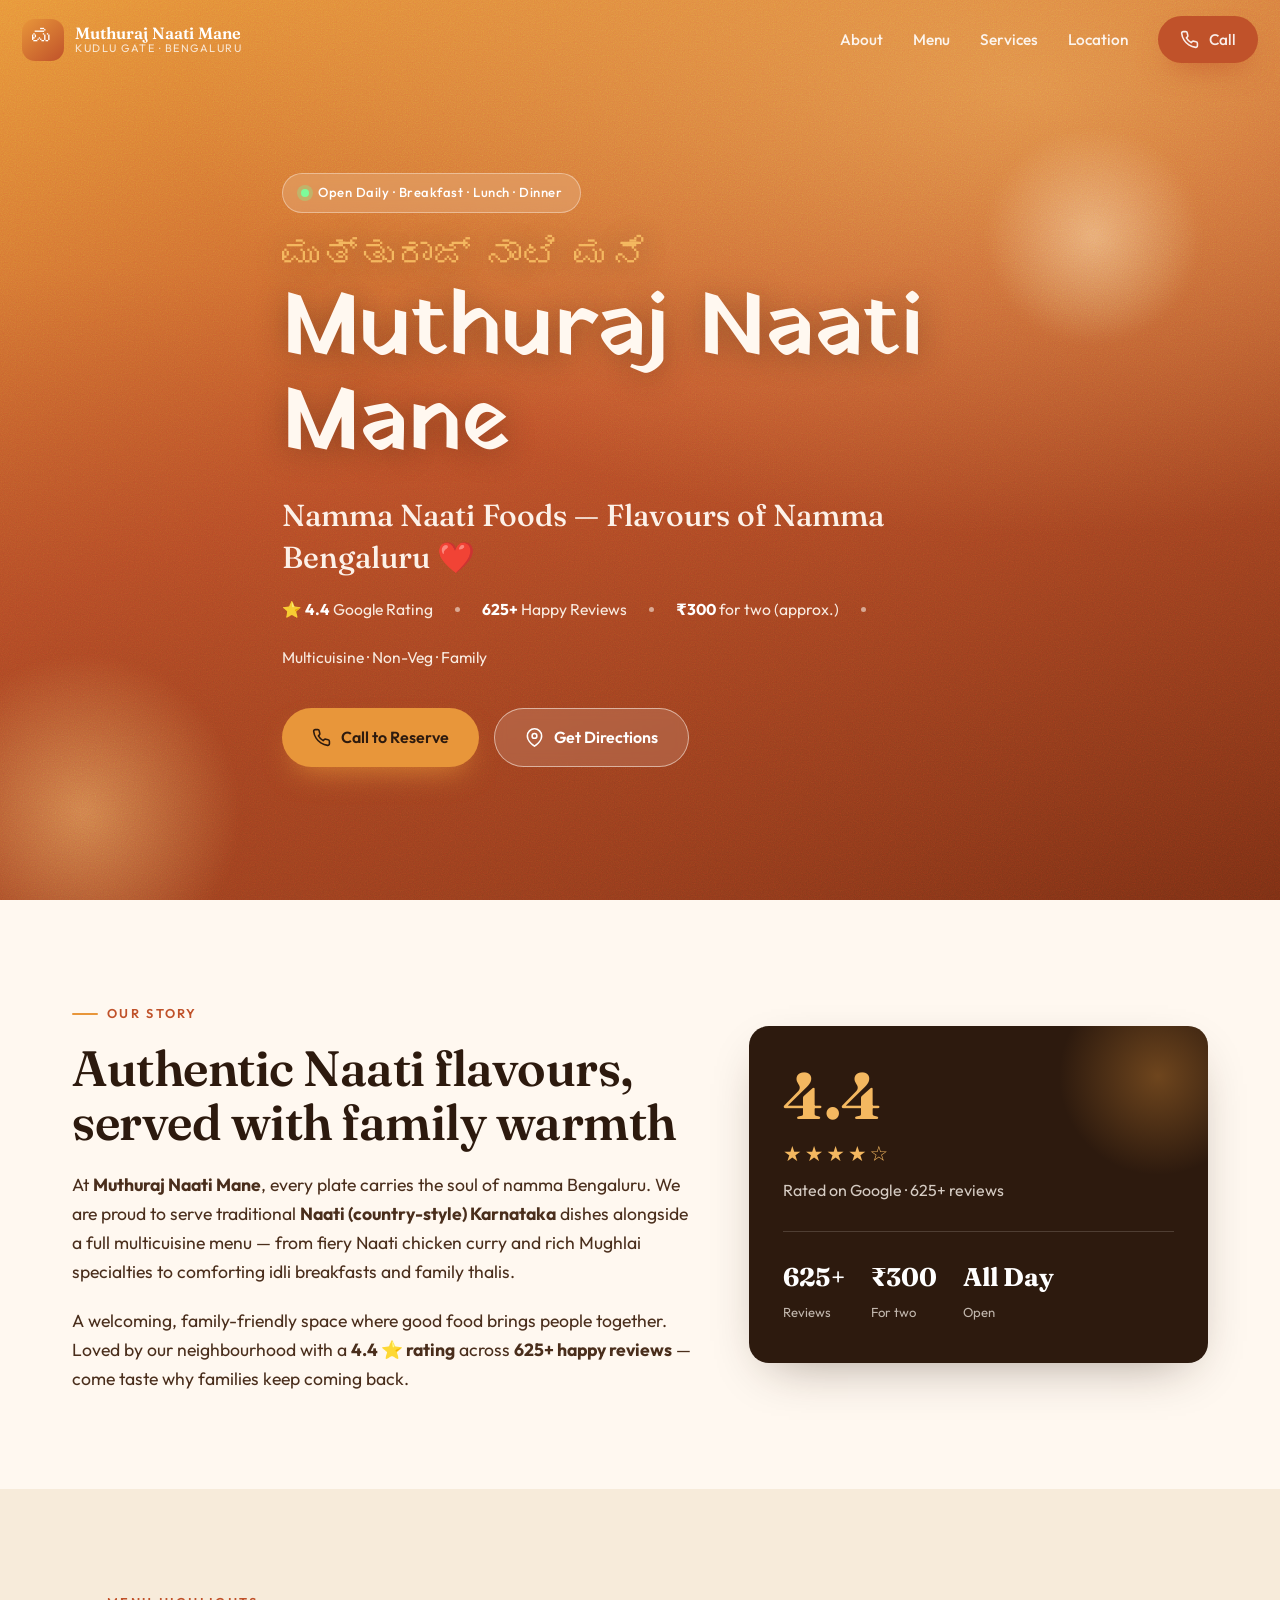
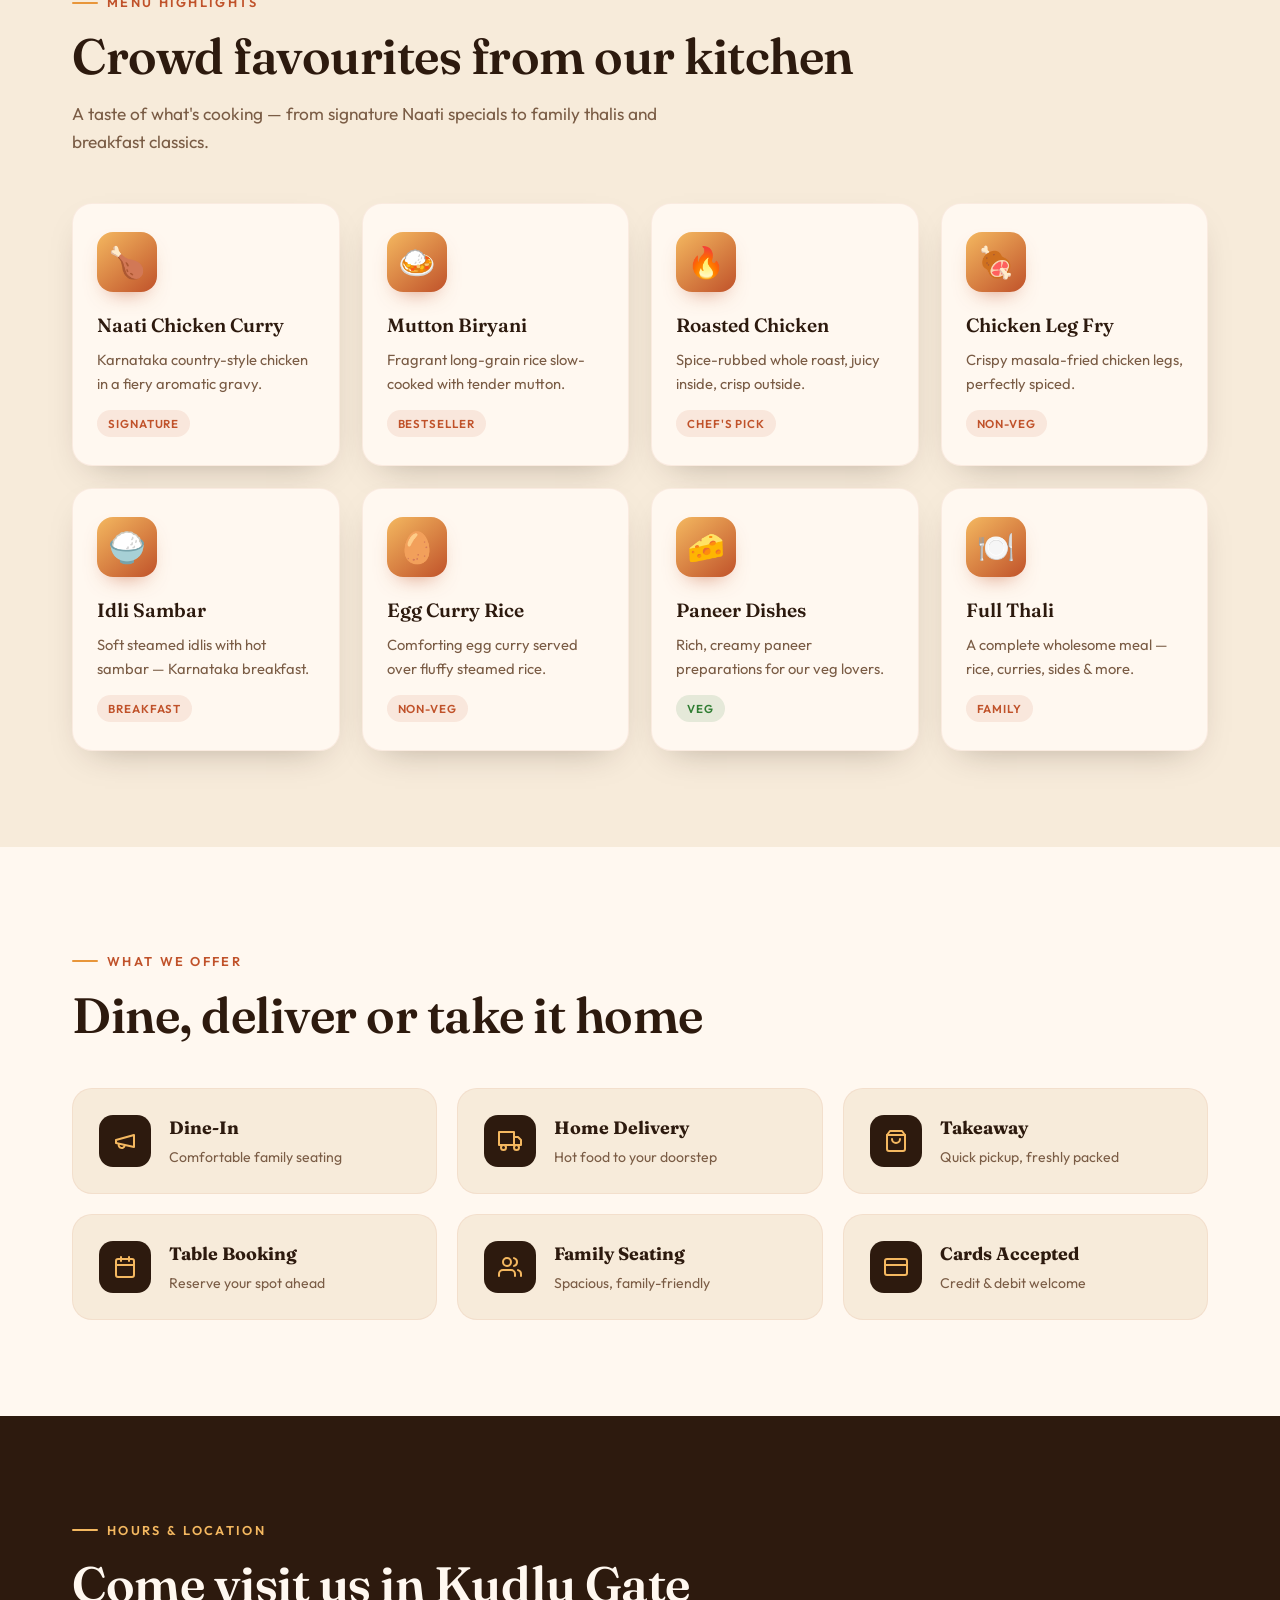
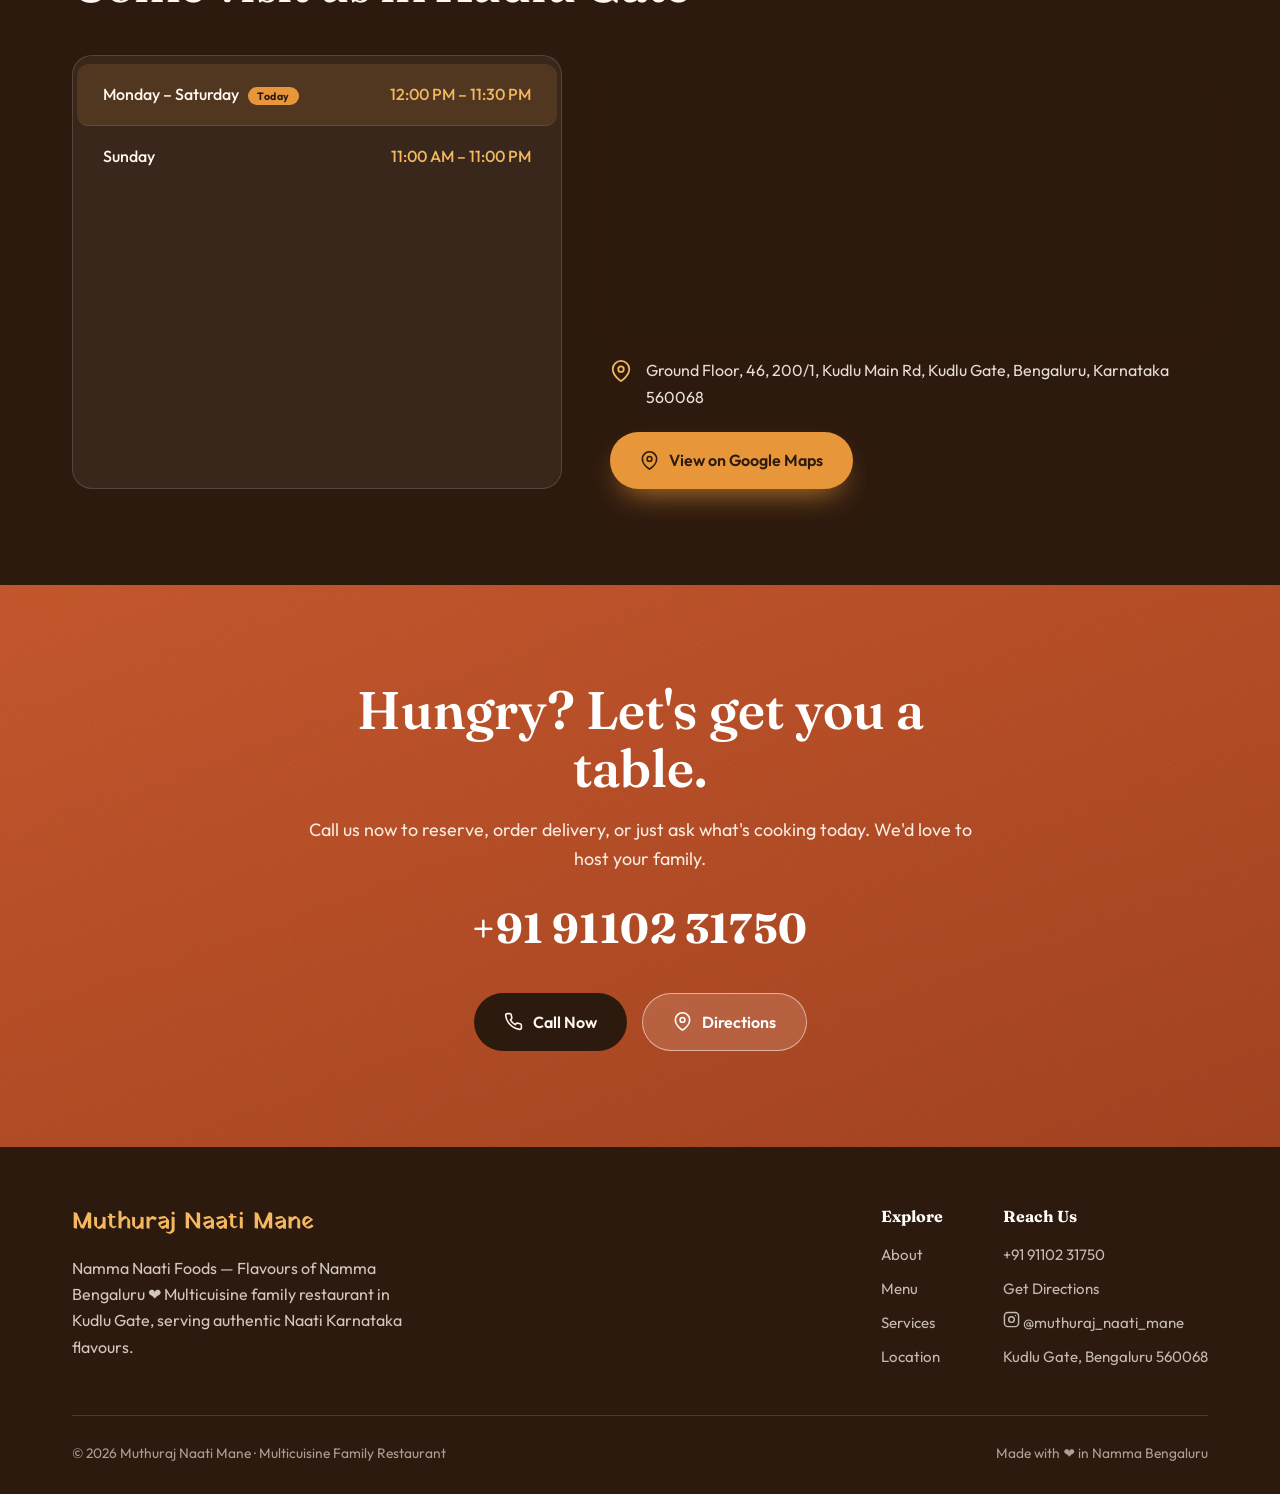
<file: frontend/public/index.html>
<!DOCTYPE html>
<html lang="en">
<head>
  <meta charset="UTF-8" />
  <meta name="viewport" content="width=device-width, initial-scale=1.0" />
  <title>Muthuraj Naati Mane | Multicuisine Family Restaurant — Kudlu Gate, Bengaluru</title>
  <meta name="description" content="Muthuraj Naati Mane — a popular multicuisine family restaurant in Kudlu Gate, Bengaluru serving authentic Naati Karnataka flavours, Mughlai, biryani & more. Dine-in, delivery & takeaway." />

  <!-- Open Graph -->
  <meta property="og:type" content="restaurant" />
  <meta property="og:title" content="Muthuraj Naati Mane | Multicuisine Family Restaurant" />
  <meta property="og:description" content="Namma Naati Foods — Flavours of Namma Bengaluru ❤️ Authentic Naati Karnataka dishes, Mughlai & multicuisine family dining in Kudlu Gate, Bengaluru. 4.4★ (625+ reviews)." />
  <meta property="og:locale" content="en_IN" />
  <meta name="twitter:card" content="summary_large_image" />
  <meta name="twitter:title" content="Muthuraj Naati Mane | Multicuisine Family Restaurant" />
  <meta name="twitter:description" content="Namma Naati Foods — Flavours of Namma Bengaluru ❤️ Authentic Naati Karnataka dishes & multicuisine family dining in Kudlu Gate, Bengaluru." />

  <link rel="preconnect" href="https://fonts.googleapis.com" />
  <link rel="preconnect" href="https://fonts.gstatic.com" crossorigin />
  <link href="https://fonts.googleapis.com/css2?family=Yatra+One&family=Fraunces:opsz,wght@9..144,400;9..144,500;9..144,600;9..144,700&family=Outfit:wght@300;400;500;600;700&display=swap" rel="stylesheet" />

  <style>
    :root {
      --terracotta: #C0522A;
      --terracotta-dark: #9C3F1E;
      --saffron: #E8963A;
      --saffron-light: #F4B860;
      --cream: #FFF8F0;
      --cream-deep: #F7EBDA;
      --brown: #2D1A0E;
      --brown-soft: #4A2E1C;
      --ink: #2D1A0E;
      --muted: #7A5C45;
      --radius: 20px;
      --shadow-soft: 0 18px 50px -22px rgba(45, 26, 14, 0.45);
      --shadow-card: 0 14px 36px -20px rgba(45, 26, 14, 0.38);
    }

    * { margin: 0; padding: 0; box-sizing: border-box; }
    html { scroll-behavior: smooth; -webkit-text-size-adjust: 100%; }

    body {
      font-family: 'Outfit', system-ui, sans-serif;
      background: var(--cream);
      color: var(--ink);
      line-height: 1.65;
      overflow-x: hidden;
    }

    ::selection { background: var(--saffron); color: var(--brown); }

    .display { font-family: 'Yatra One', 'Fraunces', serif; font-weight: 400; line-height: 1.05; }
    .serif { font-family: 'Fraunces', serif; }

    .wrap { width: 100%; max-width: 1180px; margin: 0 auto; padding: 0 22px; }

    /* ---------- Buttons ---------- */
    .btn {
      display: inline-flex; align-items: center; gap: 10px;
      font-family: 'Outfit', sans-serif; font-weight: 600; font-size: 1rem;
      padding: 15px 30px; border-radius: 100px; border: none; cursor: pointer;
      text-decoration: none; white-space: nowrap;
      transition: transform .25s ease, box-shadow .25s ease, background-color .25s ease, color .25s ease;
    }
    .btn svg { width: 19px; height: 19px; flex-shrink: 0; }
    .btn-primary {
      background: var(--terracotta); color: #fff;
      box-shadow: 0 14px 30px -12px rgba(192, 82, 42, 0.75);
    }
    .btn-primary:hover { background: var(--terracotta-dark); transform: translateY(-3px); box-shadow: 0 20px 38px -12px rgba(192, 82, 42, 0.85); }
    .btn-ghost {
      background: rgba(255, 248, 240, 0.14); color: #fff;
      border: 1.5px solid rgba(255, 248, 240, 0.55); backdrop-filter: blur(6px);
    }
    .btn-ghost:hover { background: rgba(255, 248, 240, 0.95); color: var(--brown); transform: translateY(-3px); }
    .btn-dark { background: var(--brown); color: var(--cream); }
    .btn-dark:hover { background: var(--brown-soft); transform: translateY(-3px); }
    .btn-saffron { background: var(--saffron); color: var(--brown); box-shadow: 0 14px 30px -12px rgba(232, 150, 58, 0.8); }
    .btn-saffron:hover { background: var(--saffron-light); transform: translateY(-3px); }

    /* ---------- Nav ---------- */
    .nav {
      position: fixed; top: 0; left: 0; right: 0; z-index: 50;
      display: flex; align-items: center; justify-content: space-between;
      padding: 16px 22px; transition: background-color .35s ease, box-shadow .35s ease, padding .35s ease;
    }
    .nav.scrolled { background: rgba(255, 248, 240, 0.92); backdrop-filter: blur(14px); box-shadow: 0 6px 24px -16px rgba(45,26,14,.5); padding: 11px 22px; }
    .nav-brand { display: flex; align-items: center; gap: 11px; text-decoration: none; }
    .nav-mark {
      width: 42px; height: 42px; border-radius: 13px; display: grid; place-items: center;
      background: linear-gradient(140deg, var(--saffron), var(--terracotta)); color: #fff;
      font-family: 'Yatra One', serif; font-size: 1.35rem; box-shadow: var(--shadow-card);
    }
    .nav-name { display: flex; flex-direction: column; line-height: 1.1; }
    .nav-name b { font-family: 'Fraunces', serif; font-weight: 600; font-size: 1.02rem; color: #fff; transition: color .35s ease; }
    .nav-name span { font-size: .68rem; letter-spacing: .14em; text-transform: uppercase; color: rgba(255,255,255,.78); transition: color .35s ease; }
    .nav.scrolled .nav-name b { color: var(--brown); }
    .nav.scrolled .nav-name span { color: var(--muted); }
    .nav-links { display: flex; align-items: center; gap: 30px; }
    .nav-links a { text-decoration: none; color: rgba(255,255,255,.9); font-weight: 500; font-size: .96rem; transition: color .25s ease; }
    .nav.scrolled .nav-links a { color: var(--brown-soft); }
    .nav-links a:hover { color: var(--saffron); }
    .nav-cta { padding: 11px 22px; font-size: .92rem; }
    @media (max-width: 860px) { .nav-links a:not(.nav-cta) { display: none; } }

    /* ---------- Hero ---------- */
    .hero {
      position: relative; min-height: 100vh; display: flex; align-items: center;
      padding: 130px 0 90px;
      background:
        radial-gradient(120% 90% at 80% 10%, rgba(244, 184, 96, 0.55) 0%, transparent 55%),
        radial-gradient(120% 100% at 10% 90%, rgba(156, 63, 30, 0.6) 0%, transparent 60%),
        linear-gradient(160deg, #E8963A 0%, #C0522A 45%, #7A2F14 100%);
      overflow: hidden;
    }
    .hero::after {
      content: ""; position: absolute; inset: 0; pointer-events: none; opacity: .5;
      background-image: url("data:image/svg+xml,%3Csvg xmlns='http://www.w3.org/2000/svg' width='220' height='220' viewBox='0 0 220 220'%3E%3Cfilter id='n'%3E%3CfeTurbulence type='fractalNoise' baseFrequency='0.85' numOctaves='2' stitchTiles='stitch'/%3E%3C/filter%3E%3Crect width='220' height='220' filter='url(%23n)' opacity='0.55'/%3E%3C/svg%3E");
      mix-blend-mode: overlay;
    }
    .hero-spice { position: absolute; border-radius: 50%; filter: blur(4px); opacity: .5; pointer-events: none; }
    .hero-spice.s1 { width: 220px; height: 220px; top: 14%; right: 6%; background: radial-gradient(circle, #FFE3B0, transparent 70%); }
    .hero-spice.s2 { width: 320px; height: 320px; bottom: -8%; left: -6%; background: radial-gradient(circle, #FFC178, transparent 70%); }
    .hero-inner { position: relative; z-index: 2; max-width: 760px; }
    .hero-pill {
      display: inline-flex; align-items: center; gap: 9px; padding: 8px 18px; border-radius: 100px;
      background: rgba(255, 248, 240, 0.16); border: 1px solid rgba(255,248,240,.4);
      color: #fff; font-size: .82rem; font-weight: 500; letter-spacing: .04em; backdrop-filter: blur(6px);
      margin-bottom: 26px;
    }
    .hero-pill .dot { width: 8px; height: 8px; border-radius: 50%; background: #7CFC9A; box-shadow: 0 0 0 4px rgba(124,252,154,.3); }
    .hero h1 {
      color: var(--cream); font-size: clamp(2.9rem, 8.5vw, 5.6rem); margin-bottom: 8px;
      text-shadow: 0 4px 30px rgba(45,26,14,.35); letter-spacing: -.01em;
    }
    .hero h1 .kn { display: block; font-size: clamp(1.4rem, 4vw, 2.3rem); color: var(--saffron-light); margin-bottom: 6px; letter-spacing: .02em; }
    .hero-tag {
      font-family: 'Fraunces', serif; font-size: clamp(1.25rem, 3.4vw, 1.9rem); font-weight: 500;
      color: rgba(255, 248, 240, 0.96); margin: 22px 0 18px; line-height: 1.4; max-width: 620px;
    }
    .hero-meta { display: flex; flex-wrap: wrap; gap: 22px; align-items: center; color: rgba(255,248,240,.92); margin-bottom: 38px; font-size: .98rem; }
    .hero-meta b { color: #fff; }
    .hero-meta .sep { width: 5px; height: 5px; border-radius: 50%; background: rgba(255,248,240,.55); }
    .hero-actions { display: flex; flex-wrap: wrap; gap: 15px; }

    /* ---------- Section shells ---------- */
    section { position: relative; }
    .pad { padding: 96px 0; }
    .eyebrow {
      display: inline-flex; align-items: center; gap: 9px; font-size: .8rem; font-weight: 600;
      letter-spacing: .18em; text-transform: uppercase; color: var(--terracotta); margin-bottom: 16px;
    }
    .eyebrow::before { content: ""; width: 26px; height: 2px; background: var(--saffron); border-radius: 2px; }
    .sec-title { font-family: 'Fraunces', serif; font-weight: 600; font-size: clamp(2rem, 5vw, 3.1rem); color: var(--brown); line-height: 1.1; letter-spacing: -.01em; }
    .sec-lead { color: var(--muted); font-size: 1.08rem; max-width: 640px; margin-top: 16px; }

    /* ---------- About ---------- */
    .about { background: var(--cream); }
    .about-grid { display: grid; grid-template-columns: 1.15fr .85fr; gap: 56px; align-items: center; }
    .about p { color: var(--brown-soft); font-size: 1.1rem; margin-top: 20px; }
    .rating-card {
      background: var(--brown); color: var(--cream); border-radius: var(--radius); padding: 38px 34px;
      box-shadow: var(--shadow-soft); position: relative; overflow: hidden;
    }
    .rating-card::before { content:""; position:absolute; width:200px; height:200px; right:-50px; top:-50px; border-radius:50%; background:radial-gradient(circle, rgba(232,150,58,.35), transparent 70%); }
    .rating-big { font-family: 'Fraunces', serif; font-size: 4rem; font-weight: 700; line-height: 1; color: var(--saffron-light); }
    .stars { color: var(--saffron-light); font-size: 1.3rem; letter-spacing: 3px; margin: 8px 0 6px; }
    .rating-card .sub { color: rgba(255,248,240,.8); }
    .rating-stats { display: flex; gap: 26px; margin-top: 28px; padding-top: 24px; border-top: 1px solid rgba(255,248,240,.16); }
    .rating-stats .stat b { display: block; font-family: 'Fraunces', serif; font-size: 1.6rem; color: #fff; }
    .rating-stats .stat span { font-size: .82rem; color: rgba(255,248,240,.7); }

    /* ---------- Menu ---------- */
    .menu { background: var(--cream-deep); }
    .menu-grid { display: grid; grid-template-columns: repeat(4, 1fr); gap: 22px; margin-top: 46px; }
    .dish {
      background: var(--cream); border-radius: var(--radius); padding: 28px 24px; text-align: left;
      box-shadow: var(--shadow-card); border: 1px solid rgba(192,82,42,.08);
      transition: transform .3s ease, box-shadow .3s ease;
    }
    .dish:hover { transform: translateY(-7px); box-shadow: 0 26px 48px -22px rgba(45,26,14,.5); }
    .dish-ico {
      width: 60px; height: 60px; border-radius: 16px; display: grid; place-items: center; font-size: 1.9rem;
      background: linear-gradient(140deg, var(--saffron-light), var(--terracotta)); margin-bottom: 18px; box-shadow: 0 10px 22px -12px rgba(192,82,42,.7);
    }
    .dish h3 { font-family: 'Fraunces', serif; font-weight: 600; font-size: 1.2rem; color: var(--brown); }
    .dish p { color: var(--muted); font-size: .92rem; margin-top: 6px; }
    .dish .tag { display: inline-block; margin-top: 14px; font-size: .72rem; font-weight: 600; letter-spacing: .08em; text-transform: uppercase; color: var(--terracotta); background: rgba(192,82,42,.1); padding: 4px 11px; border-radius: 100px; }
    .dish .tag.veg { color: #2f7d32; background: rgba(47,125,50,.12); }

    /* ---------- Services ---------- */
    .services { background: var(--cream); }
    .svc-grid { display: grid; grid-template-columns: repeat(3, 1fr); gap: 20px; margin-top: 46px; }
    .svc {
      display: flex; align-items: center; gap: 18px; padding: 24px 26px; border-radius: var(--radius);
      background: var(--cream-deep); border: 1px solid rgba(192,82,42,.08);
      transition: transform .3s ease, background-color .3s ease;
    }
    .svc:hover { transform: translateY(-5px); background: #fff; }
    .svc-ico { width: 52px; height: 52px; flex-shrink: 0; border-radius: 14px; display: grid; place-items: center; background: var(--brown); color: var(--saffron-light); }
    .svc-ico svg { width: 24px; height: 24px; }
    .svc b { font-family: 'Fraunces', serif; font-size: 1.12rem; color: var(--brown); display: block; }
    .svc span { font-size: .88rem; color: var(--muted); }

    /* ---------- Hours & Location ---------- */
    .hours { background: var(--brown); color: var(--cream); }
    .hours .eyebrow { color: var(--saffron-light); }
    .hours .eyebrow::before { background: var(--saffron-light); }
    .hours .sec-title { color: var(--cream); }
    .hl-grid { display: grid; grid-template-columns: .9fr 1.1fr; gap: 48px; margin-top: 44px; align-items: stretch; }
    .hours-box { background: rgba(255,248,240,.06); border: 1px solid rgba(255,248,240,.14); border-radius: var(--radius); padding: 8px 4px; }
    .hours-row { display: flex; justify-content: space-between; align-items: center; padding: 17px 26px; border-bottom: 1px solid rgba(255,248,240,.1); }
    .hours-row:last-child { border-bottom: none; }
    .hours-row .day { font-weight: 500; }
    .hours-row .time { color: var(--saffron-light); font-weight: 500; }
    .hours-row.today { background: rgba(232,150,58,.14); border-radius: 12px; }
    .hours-row.today .badge { font-size: .66rem; background: var(--saffron); color: var(--brown); padding: 2px 9px; border-radius: 100px; font-weight: 700; margin-left: 9px; letter-spacing: .05em; }
    .addr-box { display: flex; flex-direction: column; }
    .map-frame { flex: 1; border: none; width: 100%; min-height: 280px; border-radius: var(--radius); box-shadow: var(--shadow-soft); filter: saturate(1.05); }
    .addr-text { display: flex; gap: 14px; margin: 22px 0; align-items: flex-start; }
    .addr-text svg { width: 22px; height: 22px; color: var(--saffron-light); flex-shrink: 0; margin-top: 3px; }
    .addr-text p { color: rgba(255,248,240,.9); }

    /* ---------- Contact CTA ---------- */
    .contact { background: linear-gradient(160deg, #C0522A 0%, #9C3F1E 100%); color: #fff; text-align: center; position: relative; overflow: hidden; }
    .contact::after {
      content:""; position:absolute; inset:0; opacity:.4; mix-blend-mode:overlay; pointer-events:none;
      background-image: url("data:image/svg+xml,%3Csvg xmlns='http://www.w3.org/2000/svg' width='220' height='220'%3E%3Cfilter id='n'%3E%3CfeTurbulence type='fractalNoise' baseFrequency='0.85' numOctaves='2'/%3E%3C/filter%3E%3Crect width='220' height='220' filter='url(%23n)' opacity='0.5'/%3E%3C/svg%3E");
    }
    .contact-inner { position: relative; z-index: 2; max-width: 720px; margin: 0 auto; }
    .contact h2 { font-family: 'Fraunces', serif; font-weight: 600; font-size: clamp(2rem, 5.5vw, 3.3rem); line-height: 1.1; }
    .contact p { color: rgba(255,248,240,.92); font-size: 1.12rem; margin: 18px 0 14px; }
    .contact .phone { display: inline-block; font-family: 'Fraunces', serif; font-size: clamp(1.8rem, 5vw, 2.6rem); font-weight: 700; color: #fff; text-decoration: none; margin: 6px 0 30px; letter-spacing: .01em; transition: color .25s ease; }
    .contact .phone:hover { color: var(--saffron-light); }
    .contact-actions { display: flex; flex-wrap: wrap; gap: 15px; justify-content: center; }

    /* ---------- Footer ---------- */
    footer { background: var(--brown); color: var(--cream); padding: 56px 0 30px; }
    .foot-top { display: flex; flex-wrap: wrap; justify-content: space-between; gap: 34px; padding-bottom: 36px; border-bottom: 1px solid rgba(255,248,240,.14); }
    .foot-brand { max-width: 360px; }
    .foot-brand .nm { font-family: 'Yatra One', serif; font-size: 1.5rem; color: var(--saffron-light); }
    .foot-brand p { color: rgba(255,248,240,.78); margin-top: 12px; }
    .foot-links { display: flex; gap: 60px; }
    .foot-col h4 { font-family: 'Fraunces', serif; font-size: 1rem; color: #fff; margin-bottom: 14px; }
    .foot-col a, .foot-col span { display: block; color: rgba(255,248,240,.72); text-decoration: none; font-size: .94rem; margin-bottom: 9px; transition: color .25s ease; }
    .foot-col a:hover { color: var(--saffron-light); }
    .foot-bottom { display: flex; flex-wrap: wrap; justify-content: space-between; gap: 12px; padding-top: 26px; color: rgba(255,248,240,.6); font-size: .86rem; }
    .insta { display: inline-flex; align-items: center; gap: 8px; }
    .insta svg { width: 17px; height: 17px; }

    /* ---------- Reveal animation ---------- */
    .reveal { opacity: 0; transform: translateY(28px); transition: opacity .7s ease, transform .7s ease; }
    .reveal.in { opacity: 1; transform: none; }

    /* ---------- Responsive ---------- */
    @media (max-width: 980px) {
      .menu-grid { grid-template-columns: repeat(2, 1fr); }
      .about-grid, .hl-grid { grid-template-columns: 1fr; gap: 38px; }
      .svc-grid { grid-template-columns: repeat(2, 1fr); }
    }
    @media (max-width: 560px) {
      .pad { padding: 70px 0; }
      .menu-grid, .svc-grid { grid-template-columns: 1fr; }
      .hero { padding: 120px 0 70px; }
      .hero-meta { gap: 12px; }
      .hero-meta .sep { display: none; }
      .foot-links { gap: 36px; }
      .btn { width: 100%; justify-content: center; }
      .hero-actions, .contact-actions { width: 100%; }
    }
  </style>
</head>
<body>
  <div id="root" style="display:none"></div>

  <!-- NAV -->
  <nav class="nav" id="nav">
    <a class="nav-brand" href="#top">
      <div class="nav-mark">ಮ</div>
      <div class="nav-name">
        <b>Muthuraj Naati Mane</b>
        <span>Kudlu Gate · Bengaluru</span>
      </div>
    </a>
    <div class="nav-links">
      <a href="#about">About</a>
      <a href="#menu">Menu</a>
      <a href="#services">Services</a>
      <a href="#location">Location</a>
      <a class="btn btn-primary nav-cta" href="tel:+919110231750">
        <svg viewBox="0 0 24 24" fill="none" stroke="currentColor" stroke-width="2" stroke-linecap="round" stroke-linejoin="round"><path d="M22 16.92v3a2 2 0 0 1-2.18 2 19.79 19.79 0 0 1-8.63-3.07 19.5 19.5 0 0 1-6-6 19.79 19.79 0 0 1-3.07-8.67A2 2 0 0 1 4.11 2h3a2 2 0 0 1 2 1.72c.13.96.36 1.9.7 2.81a2 2 0 0 1-.45 2.11L8.09 9.91a16 16 0 0 0 6 6l1.27-1.27a2 2 0 0 1 2.11-.45c.91.34 1.85.57 2.81.7A2 2 0 0 1 22 16.92z"/></svg>
        Call
      </a>
    </div>
  </nav>

  <!-- HERO -->
  <header class="hero" id="top">
    <span class="hero-spice s1"></span>
    <span class="hero-spice s2"></span>
    <div class="wrap hero-inner">
      <span class="hero-pill"><span class="dot"></span> Open Daily · Breakfast · Lunch · Dinner</span>
      <h1 class="display">
        <span class="kn">ಮುತ್ತುರಾಜ್ ನಾಟಿ ಮನೆ</span>
        Muthuraj Naati Mane
      </h1>
      <p class="hero-tag">Namma Naati Foods — Flavours of Namma Bengaluru ❤️</p>
      <div class="hero-meta">
        <span>⭐ <b>4.4</b> Google Rating</span>
        <span class="sep"></span>
        <span><b>625+</b> Happy Reviews</span>
        <span class="sep"></span>
        <span><b>₹300</b> for two (approx.)</span>
        <span class="sep"></span>
        <span>Multicuisine · Non-Veg · Family</span>
      </div>
      <div class="hero-actions">
        <a class="btn btn-saffron" href="tel:+919110231750">
          <svg viewBox="0 0 24 24" fill="none" stroke="currentColor" stroke-width="2" stroke-linecap="round" stroke-linejoin="round"><path d="M22 16.92v3a2 2 0 0 1-2.18 2 19.79 19.79 0 0 1-8.63-3.07 19.5 19.5 0 0 1-6-6 19.79 19.79 0 0 1-3.07-8.67A2 2 0 0 1 4.11 2h3a2 2 0 0 1 2 1.72c.13.96.36 1.9.7 2.81a2 2 0 0 1-.45 2.11L8.09 9.91a16 16 0 0 0 6 6l1.27-1.27a2 2 0 0 1 2.11-.45c.91.34 1.85.57 2.81.7A2 2 0 0 1 22 16.92z"/></svg>
          Call to Reserve
        </a>
        <a class="btn btn-ghost" href="https://www.google.com/maps/search/Muthuraj+Naati+Mane+Kudlu+Gate+Bengaluru" target="_blank" rel="noopener">
          <svg viewBox="0 0 24 24" fill="none" stroke="currentColor" stroke-width="2" stroke-linecap="round" stroke-linejoin="round"><path d="M21 10c0 7-9 13-9 13s-9-6-9-13a9 9 0 0 1 18 0z"/><circle cx="12" cy="10" r="3"/></svg>
          Get Directions
        </a>
      </div>
    </div>
  </header>

  <!-- ABOUT -->
  <section class="about pad" id="about">
    <div class="wrap about-grid">
      <div class="reveal">
        <span class="eyebrow">Our Story</span>
        <h2 class="sec-title">Authentic Naati flavours, served with family warmth</h2>
        <p>At <b>Muthuraj Naati Mane</b>, every plate carries the soul of namma Bengaluru. We are proud to serve traditional <b>Naati (country-style) Karnataka</b> dishes alongside a full multicuisine menu — from fiery Naati chicken curry and rich Mughlai specialties to comforting idli breakfasts and family thalis.</p>
        <p>A welcoming, family-friendly space where good food brings people together. Loved by our neighbourhood with a <b>4.4 ⭐ rating</b> across <b>625+ happy reviews</b> — come taste why families keep coming back.</p>
      </div>
      <div class="reveal rating-card">
        <div class="rating-big">4.4</div>
        <div class="stars">★★★★☆</div>
        <div class="sub">Rated on Google · 625+ reviews</div>
        <div class="rating-stats">
          <div class="stat"><b>625+</b><span>Reviews</span></div>
          <div class="stat"><b>₹300</b><span>For two</span></div>
          <div class="stat"><b>All&nbsp;Day</b><span>Open</span></div>
        </div>
      </div>
    </div>
  </section>

  <!-- MENU -->
  <section class="menu pad" id="menu">
    <div class="wrap">
      <div class="reveal">
        <span class="eyebrow">Menu Highlights</span>
        <h2 class="sec-title">Crowd favourites from our kitchen</h2>
        <p class="sec-lead">A taste of what's cooking — from signature Naati specials to family thalis and breakfast classics.</p>
      </div>
      <div class="menu-grid">
        <div class="dish reveal"><div class="dish-ico">🍗</div><h3>Naati Chicken Curry</h3><p>Karnataka country-style chicken in a fiery aromatic gravy.</p><span class="tag">Signature</span></div>
        <div class="dish reveal"><div class="dish-ico">🍛</div><h3>Mutton Biryani</h3><p>Fragrant long-grain rice slow-cooked with tender mutton.</p><span class="tag">Bestseller</span></div>
        <div class="dish reveal"><div class="dish-ico">🔥</div><h3>Roasted Chicken</h3><p>Spice-rubbed whole roast, juicy inside, crisp outside.</p><span class="tag">Chef's Pick</span></div>
        <div class="dish reveal"><div class="dish-ico">🍖</div><h3>Chicken Leg Fry</h3><p>Crispy masala-fried chicken legs, perfectly spiced.</p><span class="tag">Non-Veg</span></div>
        <div class="dish reveal"><div class="dish-ico">🍚</div><h3>Idli Sambar</h3><p>Soft steamed idlis with hot sambar — Karnataka breakfast.</p><span class="tag">Breakfast</span></div>
        <div class="dish reveal"><div class="dish-ico">🥚</div><h3>Egg Curry Rice</h3><p>Comforting egg curry served over fluffy steamed rice.</p><span class="tag">Non-Veg</span></div>
        <div class="dish reveal"><div class="dish-ico">🧀</div><h3>Paneer Dishes</h3><p>Rich, creamy paneer preparations for our veg lovers.</p><span class="tag veg">Veg</span></div>
        <div class="dish reveal"><div class="dish-ico">🍽️</div><h3>Full Thali</h3><p>A complete wholesome meal — rice, curries, sides &amp; more.</p><span class="tag">Family</span></div>
      </div>
    </div>
  </section>

  <!-- SERVICES -->
  <section class="services pad" id="services">
    <div class="wrap">
      <div class="reveal">
        <span class="eyebrow">What We Offer</span>
        <h2 class="sec-title">Dine, deliver or take it home</h2>
      </div>
      <div class="svc-grid">
        <div class="svc reveal"><div class="svc-ico"><svg viewBox="0 0 24 24" fill="none" stroke="currentColor" stroke-width="2" stroke-linecap="round" stroke-linejoin="round"><path d="M3 11l18-5v12L3 14v-3z"/><path d="M11.6 16.8a3 3 0 1 1-5.8-1.6"/></svg></div><div><b>Dine-In</b><span>Comfortable family seating</span></div></div>
        <div class="svc reveal"><div class="svc-ico"><svg viewBox="0 0 24 24" fill="none" stroke="currentColor" stroke-width="2" stroke-linecap="round" stroke-linejoin="round"><rect x="1" y="3" width="15" height="13"/><path d="M16 8h4l3 3v5h-7V8z"/><circle cx="5.5" cy="18.5" r="2.5"/><circle cx="18.5" cy="18.5" r="2.5"/></svg></div><div><b>Home Delivery</b><span>Hot food to your doorstep</span></div></div>
        <div class="svc reveal"><div class="svc-ico"><svg viewBox="0 0 24 24" fill="none" stroke="currentColor" stroke-width="2" stroke-linecap="round" stroke-linejoin="round"><path d="M6 2L3 6v14a2 2 0 0 0 2 2h14a2 2 0 0 0 2-2V6l-3-4z"/><path d="M3 6h18"/><path d="M16 10a4 4 0 0 1-8 0"/></svg></div><div><b>Takeaway</b><span>Quick pickup, freshly packed</span></div></div>
        <div class="svc reveal"><div class="svc-ico"><svg viewBox="0 0 24 24" fill="none" stroke="currentColor" stroke-width="2" stroke-linecap="round" stroke-linejoin="round"><rect x="3" y="4" width="18" height="18" rx="2"/><line x1="16" y1="2" x2="16" y2="6"/><line x1="8" y1="2" x2="8" y2="6"/><line x1="3" y1="10" x2="21" y2="10"/></svg></div><div><b>Table Booking</b><span>Reserve your spot ahead</span></div></div>
        <div class="svc reveal"><div class="svc-ico"><svg viewBox="0 0 24 24" fill="none" stroke="currentColor" stroke-width="2" stroke-linecap="round" stroke-linejoin="round"><path d="M17 21v-2a4 4 0 0 0-4-4H5a4 4 0 0 0-4 4v2"/><circle cx="9" cy="7" r="4"/><path d="M23 21v-2a4 4 0 0 0-3-3.87"/><path d="M16 3.13a4 4 0 0 1 0 7.75"/></svg></div><div><b>Family Seating</b><span>Spacious, family-friendly</span></div></div>
        <div class="svc reveal"><div class="svc-ico"><svg viewBox="0 0 24 24" fill="none" stroke="currentColor" stroke-width="2" stroke-linecap="round" stroke-linejoin="round"><rect x="1" y="4" width="22" height="16" rx="2"/><line x1="1" y1="10" x2="23" y2="10"/></svg></div><div><b>Cards Accepted</b><span>Credit &amp; debit welcome</span></div></div>
      </div>
    </div>
  </section>

  <!-- HOURS & LOCATION -->
  <section class="hours pad" id="location">
    <div class="wrap">
      <div class="reveal">
        <span class="eyebrow">Hours &amp; Location</span>
        <h2 class="sec-title">Come visit us in Kudlu Gate</h2>
      </div>
      <div class="hl-grid">
        <div class="reveal hours-box">
          <div class="hours-row" id="row-mon"><span class="day">Monday – Saturday</span><span class="time">12:00 PM – 11:30 PM</span></div>
          <div class="hours-row" id="row-sun"><span class="day">Sunday</span><span class="time">11:00 AM – 11:00 PM</span></div>
        </div>
        <div class="reveal addr-box">
          <iframe class="map-frame" loading="lazy" referrerpolicy="no-referrer-when-downgrade" title="Muthuraj Naati Mane location map" src="https://www.google.com/maps?q=Muthuraj+Naati+Mane+Kudlu+Main+Rd+Kudlu+Gate+Bengaluru+560068&output=embed"></iframe>
          <div class="addr-text">
            <svg viewBox="0 0 24 24" fill="none" stroke="currentColor" stroke-width="2" stroke-linecap="round" stroke-linejoin="round"><path d="M21 10c0 7-9 13-9 13s-9-6-9-13a9 9 0 0 1 18 0z"/><circle cx="12" cy="10" r="3"/></svg>
            <p>Ground Floor, 46, 200/1, Kudlu Main Rd, Kudlu Gate, Bengaluru, Karnataka 560068</p>
          </div>
          <a class="btn btn-saffron" href="https://www.google.com/maps/search/Muthuraj+Naati+Mane+Kudlu+Gate+Bengaluru" target="_blank" rel="noopener" style="align-self:flex-start;">
            <svg viewBox="0 0 24 24" fill="none" stroke="currentColor" stroke-width="2" stroke-linecap="round" stroke-linejoin="round"><path d="M21 10c0 7-9 13-9 13s-9-6-9-13a9 9 0 0 1 18 0z"/><circle cx="12" cy="10" r="3"/></svg>
            View on Google Maps
          </a>
        </div>
      </div>
    </div>
  </section>

  <!-- CONTACT CTA -->
  <section class="contact pad" id="reserve">
    <div class="wrap contact-inner reveal">
      <h2>Hungry? Let's get you a table.</h2>
      <p>Call us now to reserve, order delivery, or just ask what's cooking today. We'd love to host your family.</p>
      <a class="phone" href="tel:+919110231750">+91 91102 31750</a>
      <div class="contact-actions">
        <a class="btn btn-dark" href="tel:+919110231750">
          <svg viewBox="0 0 24 24" fill="none" stroke="currentColor" stroke-width="2" stroke-linecap="round" stroke-linejoin="round"><path d="M22 16.92v3a2 2 0 0 1-2.18 2 19.79 19.79 0 0 1-8.63-3.07 19.5 19.5 0 0 1-6-6 19.79 19.79 0 0 1-3.07-8.67A2 2 0 0 1 4.11 2h3a2 2 0 0 1 2 1.72c.13.96.36 1.9.7 2.81a2 2 0 0 1-.45 2.11L8.09 9.91a16 16 0 0 0 6 6l1.27-1.27a2 2 0 0 1 2.11-.45c.91.34 1.85.57 2.81.7A2 2 0 0 1 22 16.92z"/></svg>
          Call Now
        </a>
        <a class="btn btn-ghost" href="https://www.google.com/maps/search/Muthuraj+Naati+Mane+Kudlu+Gate+Bengaluru" target="_blank" rel="noopener">
          <svg viewBox="0 0 24 24" fill="none" stroke="currentColor" stroke-width="2" stroke-linecap="round" stroke-linejoin="round"><path d="M21 10c0 7-9 13-9 13s-9-6-9-13a9 9 0 0 1 18 0z"/><circle cx="12" cy="10" r="3"/></svg>
          Directions
        </a>
      </div>
    </div>
  </section>

  <!-- FOOTER -->
  <footer>
    <div class="wrap">
      <div class="foot-top">
        <div class="foot-brand">
          <div class="nm">Muthuraj Naati Mane</div>
          <p>Namma Naati Foods — Flavours of Namma Bengaluru ❤️ Multicuisine family restaurant in Kudlu Gate, serving authentic Naati Karnataka flavours.</p>
        </div>
        <div class="foot-links">
          <div class="foot-col">
            <h4>Explore</h4>
            <a href="#about">About</a>
            <a href="#menu">Menu</a>
            <a href="#services">Services</a>
            <a href="#location">Location</a>
          </div>
          <div class="foot-col">
            <h4>Reach Us</h4>
            <a href="tel:+919110231750">+91 91102 31750</a>
            <a href="https://www.google.com/maps/search/Muthuraj+Naati+Mane+Kudlu+Gate+Bengaluru" target="_blank" rel="noopener">Get Directions</a>
            <a class="insta" href="https://instagram.com/muthuraj_naati_mane" target="_blank" rel="noopener">
              <svg viewBox="0 0 24 24" fill="none" stroke="currentColor" stroke-width="2" stroke-linecap="round" stroke-linejoin="round"><rect x="2" y="2" width="20" height="20" rx="5"/><circle cx="12" cy="12" r="4"/><line x1="17.5" y1="6.5" x2="17.5" y2="6.5"/></svg>
              @muthuraj_naati_mane
            </a>
            <span>Kudlu Gate, Bengaluru 560068</span>
          </div>
        </div>
      </div>
      <div class="foot-bottom">
        <span>© <span id="year"></span> Muthuraj Naati Mane · Multicuisine Family Restaurant</span>
        <span>Made with ❤️ in Namma Bengaluru</span>
      </div>
    </div>
  </footer>

  <script>
    // Sticky nav
    var nav = document.getElementById('nav');
    var onScroll = function () { nav.classList.toggle('scrolled', window.scrollY > 30); };
    window.addEventListener('scroll', onScroll, { passive: true });
    onScroll();

    // Current year
    document.getElementById('year').textContent = new Date().getFullYear();

    // Highlight today's hours
    var day = new Date().getDay(); // 0 = Sunday
    var row = document.getElementById(day === 0 ? 'row-sun' : 'row-mon');
    if (row) { row.classList.add('today'); row.querySelector('.day').insertAdjacentHTML('beforeend', '<span class="badge">Today</span>'); }

    // Scroll reveal
    var io = new IntersectionObserver(function (entries) {
      entries.forEach(function (e, i) {
        if (e.isIntersecting) { e.target.classList.add('in'); io.unobserve(e.target); }
      });
    }, { threshold: 0.12 });
    document.querySelectorAll('.reveal').forEach(function (el, i) {
      el.style.transitionDelay = (i % 4 * 0.07) + 's';
      io.observe(el);
    });
  </script>
</body>
</html>
</file>
